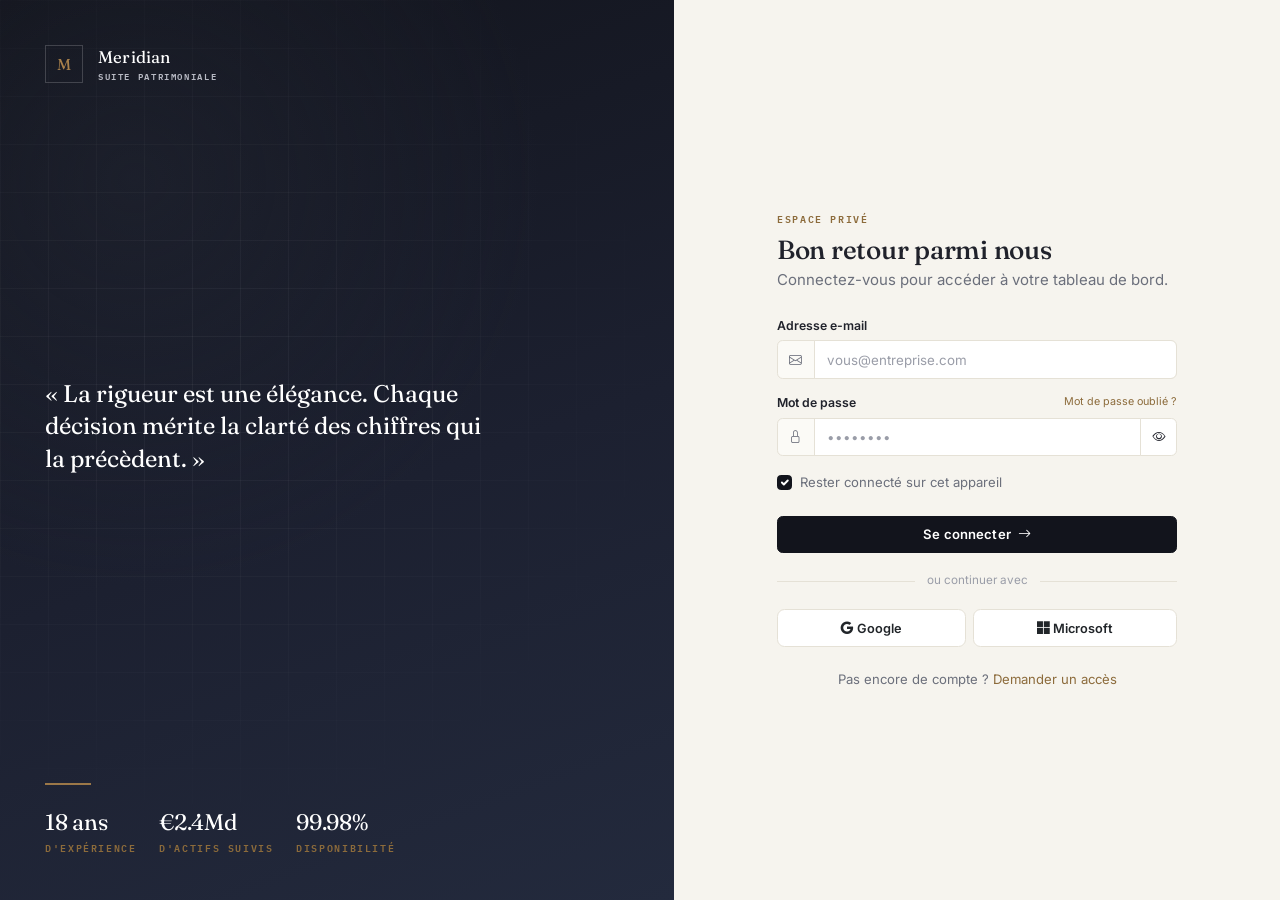
<file: template/index.html>
<!DOCTYPE html>
<html lang="fr">
<head>
<meta charset="UTF-8">
<meta http-equiv="refresh" content="0; url=login.html">
<title>Redirection…</title>
</head>
<body>
<p>Redirection vers <a href="login.html">la page de connexion</a>…</p>
</body>
</html>
</file>
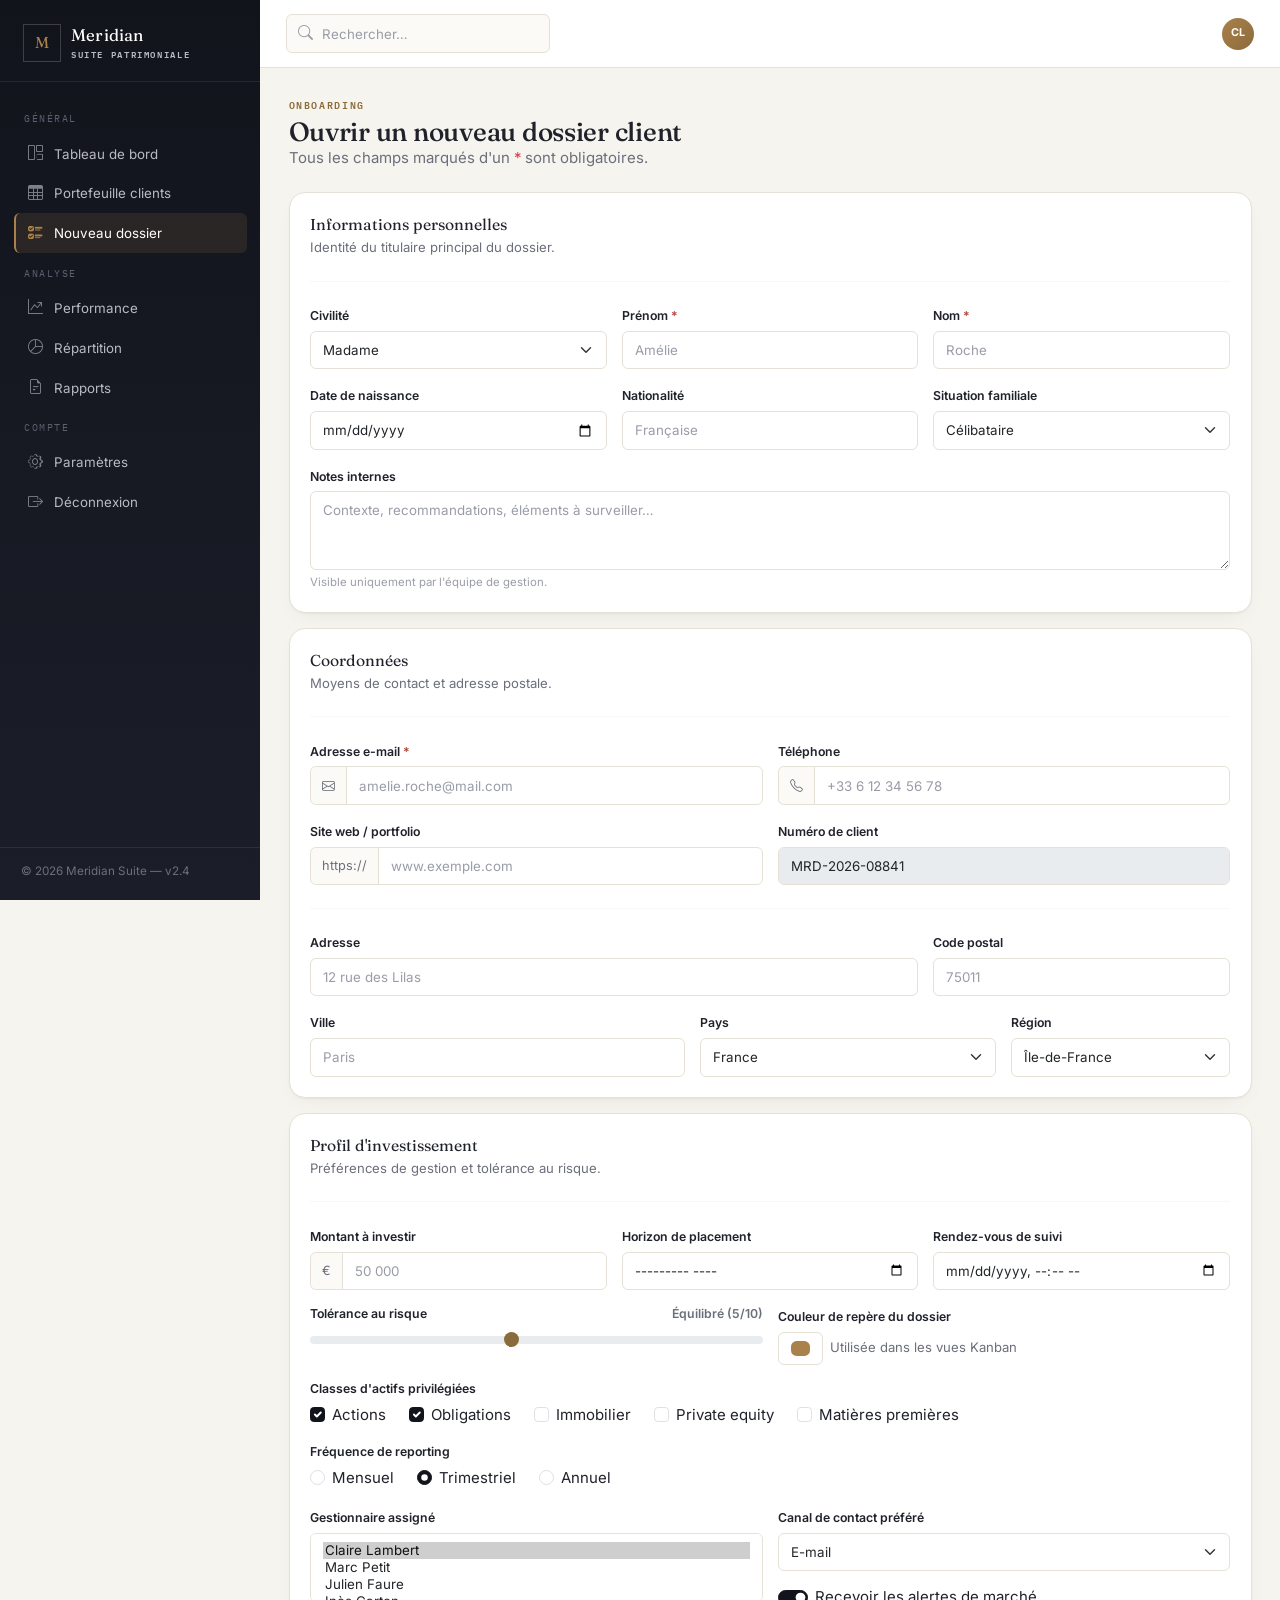
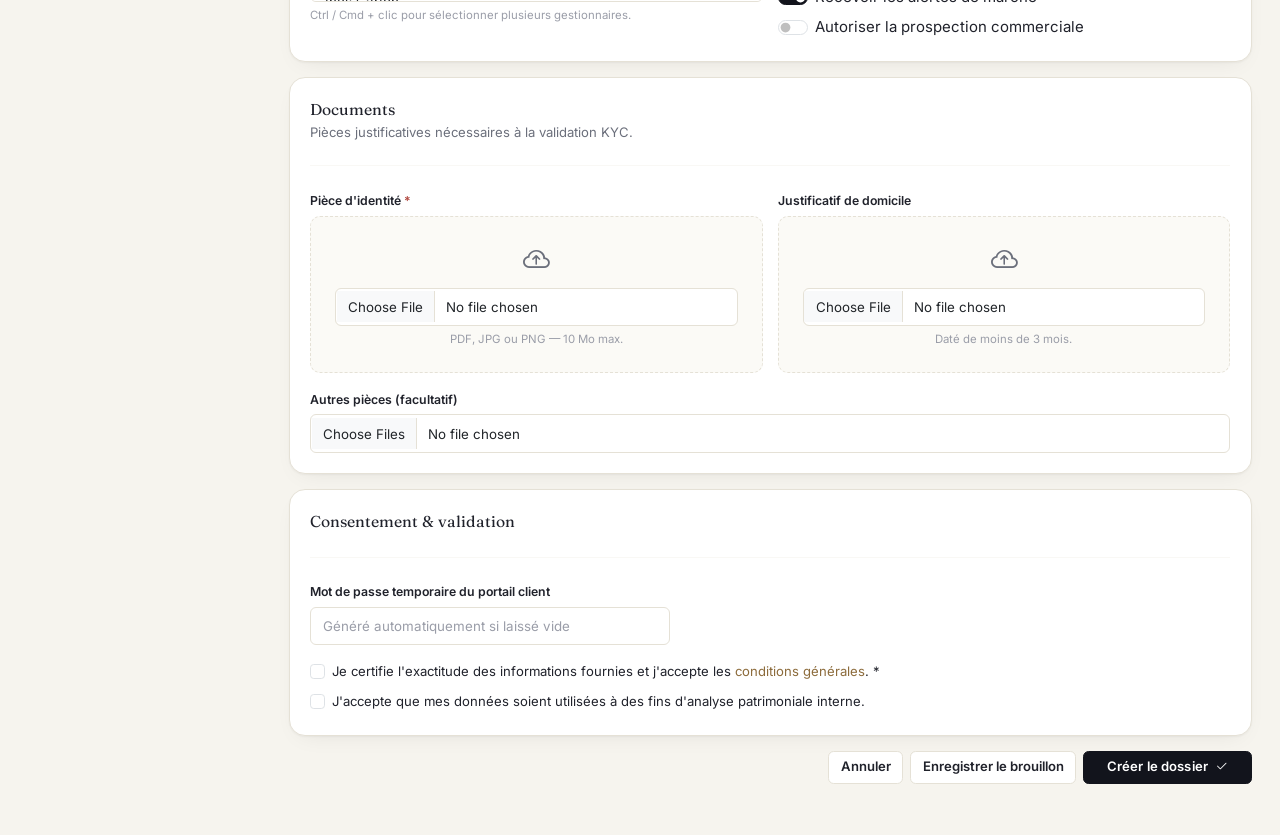
<file: template/formulaire.html>
<!DOCTYPE html>
<html lang="fr">
<head>
<meta charset="UTF-8">
<meta name="viewport" content="width=device-width, initial-scale=1.0">
<title>Nouveau dossier — Meridian</title>
<link rel="preconnect" href="https://fonts.googleapis.com">
<link href="https://fonts.googleapis.com/css2?family=Fraunces:opsz,wght@9..144,400;9..144,500;9..144,600&family=Inter:wght@400;500;600;700&family=IBM+Plex+Mono:wght@500;600&display=swap" rel="stylesheet">
<link href="https://cdn.jsdelivr.net/npm/bootstrap@5.3.3/dist/css/bootstrap.min.css" rel="stylesheet">
<link href="https://cdn.jsdelivr.net/npm/bootstrap-icons@1.11.3/font/bootstrap-icons.css" rel="stylesheet">
<link href="assets/css/style.css" rel="stylesheet">
</head>
<body>

<div class="app-shell">

  <!-- ================= SIDEBAR ================= -->
  <aside class="sidebar" id="sidebar">
    <div class="sidebar-brand">
      <div class="brand-mark">M</div>
      <div class="brand-word">Meridian<small>Suite Patrimoniale</small></div>
    </div>
    <nav class="sidebar-nav">
      <div class="nav-section-label">Général</div>
      <a href="dashboard.html" class="nav-link"><i class="bi bi-grid-1x2"></i> Tableau de bord</a>
      <a href="tableau.html" class="nav-link"><i class="bi bi-table"></i> Portefeuille clients</a>
      <a href="formulaire.html" class="nav-link active"><i class="bi bi-ui-checks"></i> Nouveau dossier</a>

      <div class="nav-section-label">Analyse</div>
      <a href="#" class="nav-link"><i class="bi bi-graph-up-arrow"></i> Performance</a>
      <a href="#" class="nav-link"><i class="bi bi-pie-chart"></i> Répartition</a>
      <a href="#" class="nav-link"><i class="bi bi-file-earmark-text"></i> Rapports</a>

      <div class="nav-section-label">Compte</div>
      <a href="#" class="nav-link"><i class="bi bi-gear"></i> Paramètres</a>
      <a href="login.html" class="nav-link"><i class="bi bi-box-arrow-right"></i> Déconnexion</a>
    </nav>
    <div class="sidebar-foot">© 2026 Meridian Suite — v2.4</div>
  </aside>

  <!-- ================= MAIN ================= -->
  <div class="main-col">

    <header class="topbar">
      <div class="d-flex align-items-center gap-3">
        <button class="btn btn-outline-accent d-lg-none" id="sidebarToggle"><i class="bi bi-list"></i></button>
        <div class="search-box d-none d-md-block">
          <i class="bi bi-search"></i>
          <input type="search" class="form-control" placeholder="Rechercher…">
        </div>
      </div>
      <div class="avatar-sm">CL</div>
    </header>

    <main class="main-content">

      <div class="mb-4">
        <div class="eyebrow mb-1">Onboarding</div>
        <h1 class="h3 font-display mb-0">Ouvrir un nouveau dossier client</h1>
        <p class="text-muted-soft mb-0">Tous les champs marqués d'un <span class="text-danger">*</span> sont obligatoires.</p>
      </div>

      <form novalidate>
        <div class="row g-3">

          <!-- ============ Informations personnelles ============ -->
          <div class="col-12">
            <div class="card-chic">
              <div class="card-body-chic">
                <div class="form-section-title">Informations personnelles</div>
                <div class="text-muted-soft small mb-3">Identité du titulaire principal du dossier.</div>
                <hr class="rule">

                <div class="row g-3">
                  <div class="col-md-4">
                    <label class="form-label">Civilité</label>
                    <select class="form-select">
                      <option>Madame</option>
                      <option>Monsieur</option>
                      <option>Non précisé</option>
                    </select>
                  </div>
                  <div class="col-md-4">
                    <label class="form-label">Prénom <span class="req">*</span></label>
                    <input type="text" class="form-control" placeholder="Amélie" required>
                  </div>
                  <div class="col-md-4">
                    <label class="form-label">Nom <span class="req">*</span></label>
                    <input type="text" class="form-control" placeholder="Roche" required>
                  </div>

                  <div class="col-md-4">
                    <label class="form-label">Date de naissance</label>
                    <input type="date" class="form-control">
                  </div>
                  <div class="col-md-4">
                    <label class="form-label">Nationalité</label>
                    <input type="text" class="form-control" list="nationalites" placeholder="Française">
                    <datalist id="nationalites">
                      <option value="Française">
                      <option value="Belge">
                      <option value="Suisse">
                      <option value="Canadienne">
                      <option value="Luxembourgeoise">
                    </datalist>
                  </div>
                  <div class="col-md-4">
                    <label class="form-label">Situation familiale</label>
                    <select class="form-select">
                      <option>Célibataire</option>
                      <option>Marié(e) / Pacsé(e)</option>
                      <option>Divorcé(e)</option>
                      <option>Veuf / Veuve</option>
                    </select>
                  </div>

                  <div class="col-12">
                    <label class="form-label">Notes internes</label>
                    <textarea class="form-control" rows="3" placeholder="Contexte, recommandations, éléments à surveiller…"></textarea>
                    <div class="form-hint">Visible uniquement par l'équipe de gestion.</div>
                  </div>
                </div>
              </div>
            </div>
          </div>

          <!-- ============ Coordonnées ============ -->
          <div class="col-12">
            <div class="card-chic">
              <div class="card-body-chic">
                <div class="form-section-title">Coordonnées</div>
                <div class="text-muted-soft small mb-3">Moyens de contact et adresse postale.</div>
                <hr class="rule">

                <div class="row g-3">
                  <div class="col-md-6">
                    <label class="form-label">Adresse e-mail <span class="req">*</span></label>
                    <div class="input-group">
                      <span class="input-group-text"><i class="bi bi-envelope"></i></span>
                      <input type="email" class="form-control" placeholder="amelie.roche@mail.com" required>
                    </div>
                  </div>
                  <div class="col-md-6">
                    <label class="form-label">Téléphone</label>
                    <div class="input-group">
                      <span class="input-group-text"><i class="bi bi-telephone"></i></span>
                      <input type="tel" class="form-control" placeholder="+33 6 12 34 56 78">
                    </div>
                  </div>

                  <div class="col-md-6">
                    <label class="form-label">Site web / portfolio</label>
                    <div class="input-group">
                      <span class="input-group-text">https://</span>
                      <input type="url" class="form-control" placeholder="www.exemple.com">
                    </div>
                  </div>
                  <div class="col-md-6">
                    <label class="form-label">Numéro de client</label>
                    <input type="text" class="form-control" value="MRD-2026-08841" disabled>
                  </div>

                  <div class="col-12"><hr class="rule my-2"></div>

                  <div class="col-md-8">
                    <label class="form-label">Adresse</label>
                    <input type="text" class="form-control" placeholder="12 rue des Lilas">
                  </div>
                  <div class="col-md-4">
                    <label class="form-label">Code postal</label>
                    <input type="text" class="form-control" placeholder="75011" inputmode="numeric">
                  </div>
                  <div class="col-md-5">
                    <label class="form-label">Ville</label>
                    <input type="text" class="form-control" placeholder="Paris">
                  </div>
                  <div class="col-md-4">
                    <label class="form-label">Pays</label>
                    <select class="form-select">
                      <option>France</option>
                      <option>Belgique</option>
                      <option>Suisse</option>
                      <option>Luxembourg</option>
                      <option>Canada</option>
                    </select>
                  </div>
                  <div class="col-md-3">
                    <label class="form-label">Région</label>
                    <select class="form-select">
                      <option>Île-de-France</option>
                      <option>Auvergne-Rhône-Alpes</option>
                      <option>Occitanie</option>
                      <option>Nouvelle-Aquitaine</option>
                    </select>
                  </div>
                </div>
              </div>
            </div>
          </div>

          <!-- ============ Profil d'investissement ============ -->
          <div class="col-12">
            <div class="card-chic">
              <div class="card-body-chic">
                <div class="form-section-title">Profil d'investissement</div>
                <div class="text-muted-soft small mb-3">Préférences de gestion et tolérance au risque.</div>
                <hr class="rule">

                <div class="row g-3">
                  <div class="col-md-4">
                    <label class="form-label">Montant à investir</label>
                    <div class="input-group">
                      <span class="input-group-text">€</span>
                      <input type="number" class="form-control" placeholder="50 000" min="0" step="1000">
                    </div>
                  </div>
                  <div class="col-md-4">
                    <label class="form-label">Horizon de placement</label>
                    <input type="month" class="form-control">
                  </div>
                  <div class="col-md-4">
                    <label class="form-label">Rendez-vous de suivi</label>
                    <input type="datetime-local" class="form-control">
                  </div>

                  <div class="col-md-6">
                    <label class="form-label d-flex justify-content-between">
                      <span>Tolérance au risque</span>
                      <span class="font-mono text-muted-soft" id="riskValue">Équilibré (5/10)</span>
                    </label>
                    <input type="range" class="form-range" min="1" max="10" value="5" id="riskRange">
                  </div>
                  <div class="col-md-6">
                    <label class="form-label">Couleur de repère du dossier</label>
                    <div class="d-flex align-items-center gap-2">
                      <input type="color" class="form-control form-control-color" value="#A9814B" title="Choisir une couleur">
                      <span class="text-muted-soft small">Utilisée dans les vues Kanban</span>
                    </div>
                  </div>

                  <div class="col-12">
                    <label class="form-label d-block">Classes d'actifs privilégiées</label>
                    <div class="d-flex flex-wrap gap-4">
                      <div class="form-check">
                        <input class="form-check-input" type="checkbox" id="ck1" checked>
                        <label class="form-check-label" for="ck1">Actions</label>
                      </div>
                      <div class="form-check">
                        <input class="form-check-input" type="checkbox" id="ck2" checked>
                        <label class="form-check-label" for="ck2">Obligations</label>
                      </div>
                      <div class="form-check">
                        <input class="form-check-input" type="checkbox" id="ck3">
                        <label class="form-check-label" for="ck3">Immobilier</label>
                      </div>
                      <div class="form-check">
                        <input class="form-check-input" type="checkbox" id="ck4">
                        <label class="form-check-label" for="ck4">Private equity</label>
                      </div>
                      <div class="form-check">
                        <input class="form-check-input" type="checkbox" id="ck5">
                        <label class="form-check-label" for="ck5">Matières premières</label>
                      </div>
                    </div>
                  </div>

                  <div class="col-12">
                    <label class="form-label d-block">Fréquence de reporting</label>
                    <div class="d-flex flex-wrap gap-4">
                      <div class="form-check">
                        <input class="form-check-input" type="radio" name="reporting" id="rd1">
                        <label class="form-check-label" for="rd1">Mensuel</label>
                      </div>
                      <div class="form-check">
                        <input class="form-check-input" type="radio" name="reporting" id="rd2" checked>
                        <label class="form-check-label" for="rd2">Trimestriel</label>
                      </div>
                      <div class="form-check">
                        <input class="form-check-input" type="radio" name="reporting" id="rd3">
                        <label class="form-check-label" for="rd3">Annuel</label>
                      </div>
                    </div>
                  </div>

                  <div class="col-md-6">
                    <label class="form-label">Gestionnaire assigné</label>
                    <select class="form-select" multiple size="3">
                      <option selected>Claire Lambert</option>
                      <option>Marc Petit</option>
                      <option>Julien Faure</option>
                      <option>Inès Carton</option>
                    </select>
                    <div class="form-hint">Ctrl / Cmd + clic pour sélectionner plusieurs gestionnaires.</div>
                  </div>

                  <div class="col-md-6">
                    <label class="form-label">Canal de contact préféré</label>
                    <select class="form-select">
                      <option>E-mail</option>
                      <option>Téléphone</option>
                      <option>Courrier postal</option>
                      <option>Application mobile</option>
                    </select>

                    <div class="form-check form-switch mt-3">
                      <input class="form-check-input" type="checkbox" role="switch" id="switch1" checked>
                      <label class="form-check-label" for="switch1">Recevoir les alertes de marché</label>
                    </div>
                    <div class="form-check form-switch mt-2">
                      <input class="form-check-input" type="checkbox" role="switch" id="switch2">
                      <label class="form-check-label" for="switch2">Autoriser la prospection commerciale</label>
                    </div>
                  </div>
                </div>
              </div>
            </div>
          </div>

          <!-- ============ Documents ============ -->
          <div class="col-12">
            <div class="card-chic">
              <div class="card-body-chic">
                <div class="form-section-title">Documents</div>
                <div class="text-muted-soft small mb-3">Pièces justificatives nécessaires à la validation KYC.</div>
                <hr class="rule">

                <div class="row g-3">
                  <div class="col-md-6">
                    <label class="form-label">Pièce d'identité <span class="req">*</span></label>
                    <div class="file-drop">
                      <i class="bi bi-cloud-arrow-up fs-3 d-block mb-2"></i>
                      <input type="file" class="form-control" accept=".pdf,.jpg,.png">
                      <div class="form-hint mb-0">PDF, JPG ou PNG — 10 Mo max.</div>
                    </div>
                  </div>
                  <div class="col-md-6">
                    <label class="form-label">Justificatif de domicile</label>
                    <div class="file-drop">
                      <i class="bi bi-cloud-arrow-up fs-3 d-block mb-2"></i>
                      <input type="file" class="form-control" accept=".pdf,.jpg,.png">
                      <div class="form-hint mb-0">Daté de moins de 3 mois.</div>
                    </div>
                  </div>
                  <div class="col-12">
                    <label class="form-label">Autres pièces (facultatif)</label>
                    <input type="file" class="form-control" multiple>
                  </div>
                </div>
              </div>
            </div>
          </div>

          <!-- ============ Consentement ============ -->
          <div class="col-12">
            <div class="card-chic">
              <div class="card-body-chic">
                <div class="form-section-title">Consentement &amp; validation</div>
                <hr class="rule">

                <div class="mb-3">
                  <label class="form-label">Mot de passe temporaire du portail client</label>
                  <input type="password" class="form-control" placeholder="Généré automatiquement si laissé vide" style="max-width:360px;">
                </div>

                <div class="form-check mb-2">
                  <input class="form-check-input" type="checkbox" id="consent1" required>
                  <label class="form-check-label small" for="consent1">
                    Je certifie l'exactitude des informations fournies et j'accepte les <a href="#">conditions générales</a>. <span class="req">*</span>
                  </label>
                </div>
                <div class="form-check">
                  <input class="form-check-input" type="checkbox" id="consent2">
                  <label class="form-check-label small" for="consent2">
                    J'accepte que mes données soient utilisées à des fins d'analyse patrimoniale interne.
                  </label>
                </div>
              </div>
            </div>
          </div>

          <div class="col-12 d-flex justify-content-end gap-2 pb-4">
            <button type="reset" class="btn btn-outline-accent">Annuler</button>
            <button type="button" class="btn btn-outline-accent">Enregistrer le brouillon</button>
            <button type="submit" class="btn btn-accent px-4">Créer le dossier <i class="bi bi-check2 ms-1"></i></button>
          </div>

        </div>
      </form>

    </main>
  </div>
</div>

<script src="https://cdn.jsdelivr.net/npm/bootstrap@5.3.3/dist/js/bootstrap.bundle.min.js"></script>
<script>
  document.getElementById('sidebarToggle')?.addEventListener('click', () => {
    document.getElementById('sidebar').classList.toggle('show');
  });

  const riskLabels = {1:'Très prudent',2:'Prudent',3:'Prudent',4:'Modéré',5:'Équilibré',6:'Équilibré',7:'Dynamique',8:'Dynamique',9:'Offensif',10:'Très offensif'};
  const riskRange = document.getElementById('riskRange');
  const riskValue = document.getElementById('riskValue');
  riskRange.addEventListener('input', () => {
    riskValue.textContent = `${riskLabels[riskRange.value]} (${riskRange.value}/10)`;
  });

  document.querySelector('form').addEventListener('submit', function (e) {
    e.preventDefault();
    if (!this.checkValidity()) { this.reportValidity(); return; }
    alert('Dossier créé avec succès (démo statique).');
  });
</script>
</body>
</html>
</file>
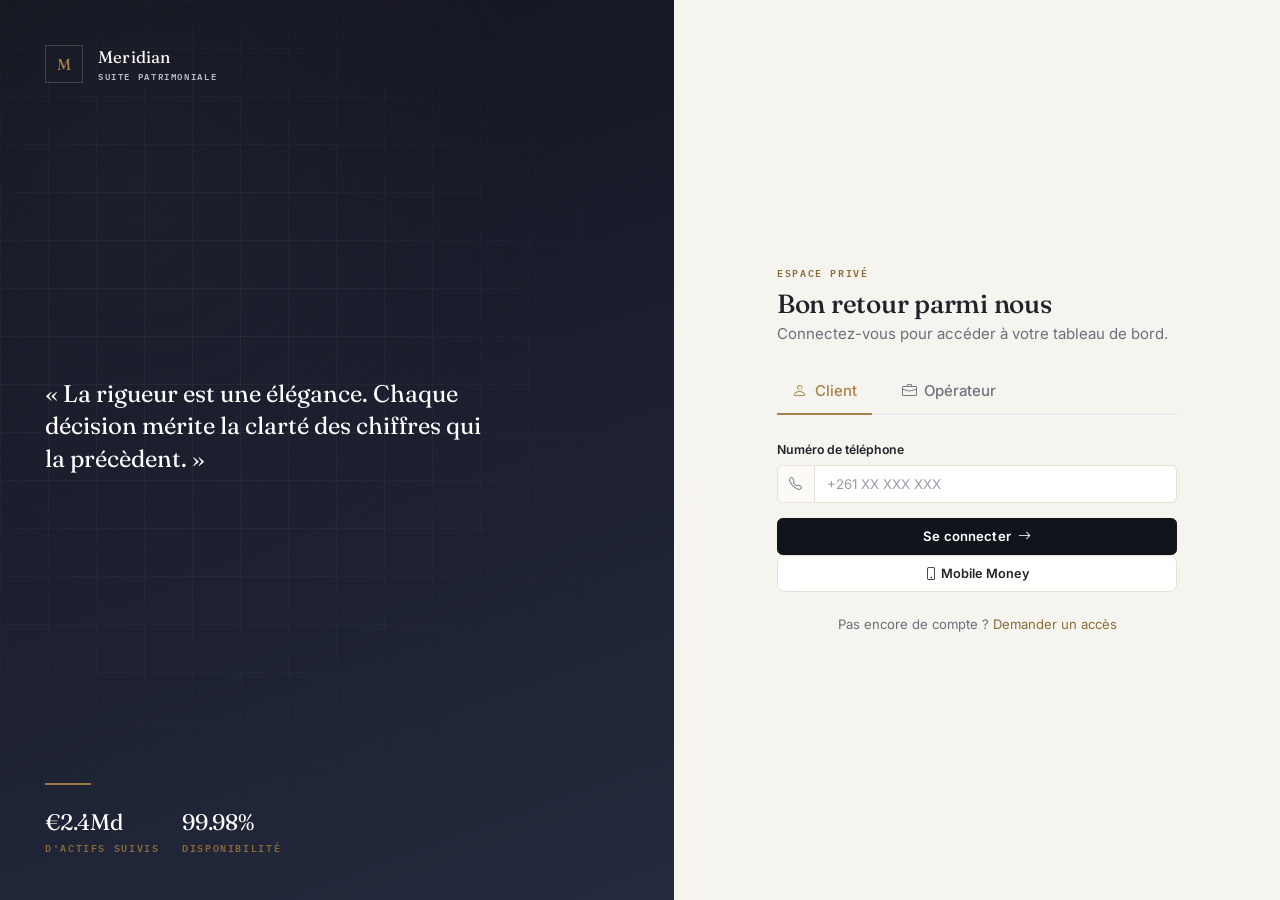
<file: template/login(1).html>
<!DOCTYPE html>
<html lang="fr">
<head>
<meta charset="UTF-8">
<meta name="viewport" content="width=device-width, initial-scale=1.0">
<title>Connexion — Meridian</title>
<link rel="preconnect" href="https://fonts.googleapis.com">
<link href="https://fonts.googleapis.com/css2?family=Fraunces:opsz,wght@9..144,400;9..144,500;9..144,600&family=Inter:wght@400;500;600;700&family=IBM+Plex+Mono:wght@500;600&display=swap" rel="stylesheet">
<link href="https://cdn.jsdelivr.net/npm/bootstrap@5.3.3/dist/css/bootstrap.min.css" rel="stylesheet">
<link href="https://cdn.jsdelivr.net/npm/bootstrap-icons@1.11.3/font/bootstrap-icons.css" rel="stylesheet">
<link href="assets/css/style.css" rel="stylesheet">
<style>
  .tab-buttons {
    display: flex;
    gap: 1rem;
    margin-bottom: 1.5rem;
    border-bottom: 2px solid #e9ecef;
  }

  .tab-button {
    background: none;
    border: none;
    padding: 0.75rem 1rem;
    font-size: 1rem;
    font-weight: 500;
    color: #6c757d;
    cursor: pointer;
    position: relative;
    transition: color 0.3s ease;
  }

  .tab-button.active {
    color: var(--color-accent, #8C6B3B);
  }

  .tab-button.active::after {
    content: '';
    position: absolute;
    bottom: -2px;
    left: 0;
    right: 0;
    height: 2px;
    background: var(--color-accent, #8C6B3B);
  }

  .tab-button:hover {
    color: var(--color-accent, #8C6B3B);
  }

  .form-section {
    display: none;
  }

  .form-section.active {
    display: block;
  }
</style>
</head>
<body>

<div class="auth-shell">

  <!-- Visual side -->
  <div class="auth-visual">
    <div class="d-flex align-items-center gap-3">
      <div class="brand-mark">M</div>
      <div class="brand-word">Meridian<small>Suite Patrimoniale</small></div>
    </div>

    <div class="quote">
      « La rigueur est une élégance. Chaque décision mérite la clarté des chiffres qui la précèdent. »
    </div>

    <div>
      <hr class="rule-brass" style="background:var(--color-accent); opacity:.9;">
      <div class="d-flex gap-4">
        <div>
          <div class="font-display fs-4">€2.4Md</div>
          <div class="eyebrow" style="color:#8C6B3B;">d'actifs suivis</div>
        </div>
        <div>
          <div class="font-display fs-4">99.98%</div>
          <div class="eyebrow" style="color:#8C6B3B;">disponibilité</div>
        </div>
      </div>
    </div>
  </div>

  <!-- Form side -->
  <div class="auth-form-col">
    <div class="auth-card">

      <div class="mb-4 d-lg-none d-flex align-items-center gap-2">
        <div class="brand-mark dark">M</div>
        <div class="brand-word dark">Meridian</div>
      </div>

      <div class="eyebrow mb-2">Espace privé</div>
      <h1 class="h3 font-display mb-1">Bon retour parmi nous</h1>
      <p class="text-muted-soft mb-4">Connectez-vous pour accéder à votre tableau de bord.</p>

      <!-- Tab Buttons -->
      <div class="tab-buttons">
        <button type="button" class="tab-button active" data-tab="client">
          <i class="bi bi-person me-2"></i>Client
        </button>
        <button type="button" class="tab-button" data-tab="operateur">
          <i class="bi bi-briefcase me-2"></i>Opérateur
        </button>
      </div>

      <!-- CLIENT FORM -->
      <form class="form-section active" id="clientForm" novalidate>
        <div class="mb-3">
          <label for="phone" class="form-label">Numéro de téléphone</label>
          <div class="input-group">
            <span class="input-group-text"><i class="bi bi-telephone"></i></span>
            <input type="tel" class="form-control" id="phone" placeholder="+261 XX XXX XXX" required>
          </div>
        </div>

        <button type="submit" class="btn btn-accent w-100 py-2">
          Se connecter <i class="bi bi-arrow-right ms-1"></i>
        </button>
      </form>

      <!-- OPERATEUR FORM -->
      <form class="form-section" id="operateurForm" novalidate>
        <button type="submit" class="btn btn-accent w-100 py-2 mb-3">
          Se connecter <i class="bi bi-arrow-right ms-1"></i>
        </button>
      </form>

      <div class="divider-text" id="divider" style="display: none;">ou continuer avec</div>

      <div class="d-flex gap-2" id="socialButtons" style="display: none;">
        <button class="btn btn-social flex-fill rounded-3"><i class="bi bi-phone"></i> Mobile Money</button>
      </div>

      <p class="text-center text-muted-soft small mt-4 mb-0">
        Pas encore de compte ? <a href="#">Demander un accès</a>
      </p>
    </div>
  </div>
</div>

<script src="https://cdn.jsdelivr.net/npm/bootstrap@5.3.3/dist/js/bootstrap.bundle.min.js"></script>
<script>
  // Tab switching
  const tabButtons = document.querySelectorAll('.tab-button');
  const formSections = document.querySelectorAll('.form-section');
  const divider = document.getElementById('divider');
  const socialButtons = document.getElementById('socialButtons');

  tabButtons.forEach(button => {
    button.addEventListener('click', function() {
      const tabName = this.getAttribute('data-tab');
      
      // Remove active class from all buttons and forms
      tabButtons.forEach(btn => btn.classList.remove('active'));
      formSections.forEach(form => form.classList.remove('active'));
      
      // Add active class to clicked button and corresponding form
      this.classList.add('active');
      document.getElementById(tabName + 'Form').classList.add('active');
      
      // Show/hide social buttons based on tab
      if (tabName === 'client') {
        divider.style.display = 'none';
        socialButtons.style.display = 'none';
      } else {
        divider.style.display = 'block';
        socialButtons.style.display = 'flex';
      }
    });
  });

  // Password visibility toggle for operateur form
  document.querySelectorAll('.togglePwd').forEach(button => {
    button.addEventListener('click', function() {
      const targetId = this.getAttribute('data-target');
      const pwd = document.getElementById(targetId);
      const icon = this.querySelector('i');
      const show = pwd.type === 'password';
      pwd.type = show ? 'text' : 'password';
      icon.className = show ? 'bi bi-eye-slash' : 'bi bi-eye';
    });
  });

  // Form submissions
  document.getElementById('clientForm').addEventListener('submit', function(e) {
    e.preventDefault();
    const phone = document.getElementById('phone').value;
    if (phone.trim()) {
      console.log('Connexion Client avec:', phone);
      window.location.href = 'dashboard.html';
    }
  });

  document.getElementById('operateurForm').addEventListener('submit', function(e) {
    e.preventDefault();
    console.log('Connexion Opérateur');
    window.location.href = 'dashboard.html';
  });
</script>
</body>
</html>
</file>
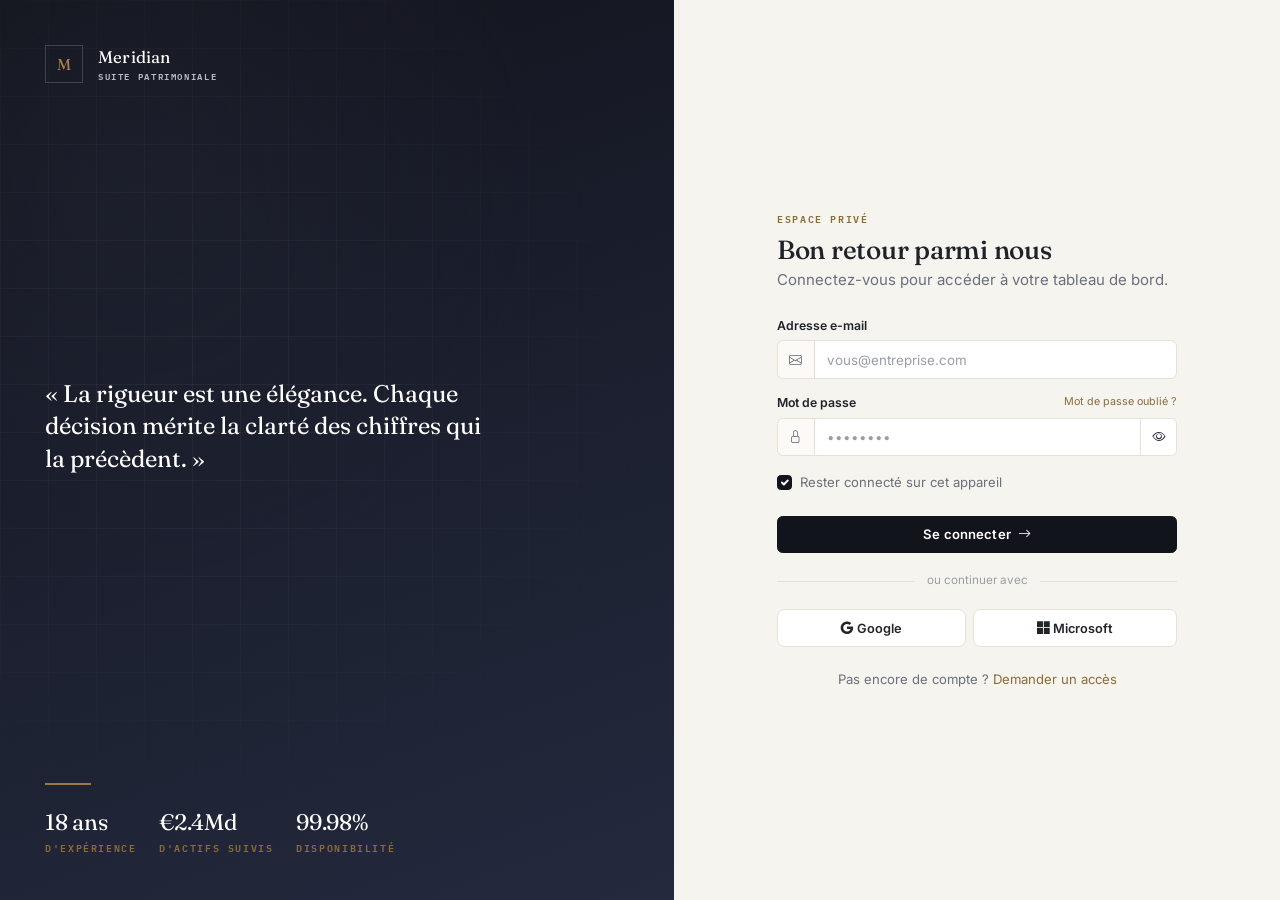
<file: template/login.html>
<!DOCTYPE html>
<html lang="fr">
<head>
<meta charset="UTF-8">
<meta name="viewport" content="width=device-width, initial-scale=1.0">
<title>Connexion — Meridian</title>
<link rel="preconnect" href="https://fonts.googleapis.com">
<link href="https://fonts.googleapis.com/css2?family=Fraunces:opsz,wght@9..144,400;9..144,500;9..144,600&family=Inter:wght@400;500;600;700&family=IBM+Plex+Mono:wght@500;600&display=swap" rel="stylesheet">
<link href="https://cdn.jsdelivr.net/npm/bootstrap@5.3.3/dist/css/bootstrap.min.css" rel="stylesheet">
<link href="https://cdn.jsdelivr.net/npm/bootstrap-icons@1.11.3/font/bootstrap-icons.css" rel="stylesheet">
<link href="assets/css/style.css" rel="stylesheet">
</head>
<body>

<div class="auth-shell">

  <!-- Visual side -->
  <div class="auth-visual">
    <div class="d-flex align-items-center gap-3">
      <div class="brand-mark">M</div>
      <div class="brand-word">Meridian<small>Suite Patrimoniale</small></div>
    </div>

    <div class="quote">
      « La rigueur est une élégance. Chaque décision mérite la clarté des chiffres qui la précèdent. »
    </div>

    <div>
      <hr class="rule-brass" style="background:var(--color-accent); opacity:.9;">
      <div class="d-flex gap-4">
        <div>
          <div class="font-display fs-4">18 ans</div>
          <div class="eyebrow" style="color:#8C6B3B;">d'expérience</div>
        </div>
        <div>
          <div class="font-display fs-4">€2.4Md</div>
          <div class="eyebrow" style="color:#8C6B3B;">d'actifs suivis</div>
        </div>
        <div>
          <div class="font-display fs-4">99.98%</div>
          <div class="eyebrow" style="color:#8C6B3B;">disponibilité</div>
        </div>
      </div>
    </div>
  </div>

  <!-- Form side -->
  <div class="auth-form-col">
    <div class="auth-card">

      <div class="mb-4 d-lg-none d-flex align-items-center gap-2">
        <div class="brand-mark dark">M</div>
        <div class="brand-word dark">Meridian</div>
      </div>

      <div class="eyebrow mb-2">Espace privé</div>
      <h1 class="h3 font-display mb-1">Bon retour parmi nous</h1>
      <p class="text-muted-soft mb-4">Connectez-vous pour accéder à votre tableau de bord.</p>

      <form novalidate>
        <div class="mb-3">
          <label for="email" class="form-label">Adresse e-mail</label>
          <div class="input-group">
            <span class="input-group-text"><i class="bi bi-envelope"></i></span>
            <input type="email" class="form-control" id="email" placeholder="vous@entreprise.com" required>
          </div>
        </div>

        <div class="mb-2">
          <label for="password" class="form-label d-flex justify-content-between">
            <span>Mot de passe</span>
            <a href="#" class="fw-normal small">Mot de passe oublié ?</a>
          </label>
          <div class="input-group">
            <span class="input-group-text"><i class="bi bi-lock"></i></span>
            <input type="password" class="form-control" id="password" placeholder="••••••••" required>
            <button class="btn btn-outline-accent" type="button" id="togglePwd" aria-label="Afficher le mot de passe">
              <i class="bi bi-eye"></i>
            </button>
          </div>
        </div>

        <div class="form-check mb-4 mt-3">
          <input class="form-check-input" type="checkbox" id="remember" checked>
          <label class="form-check-label small text-muted-soft" for="remember">
            Rester connecté sur cet appareil
          </label>
        </div>

        <button type="submit" class="btn btn-accent w-100 py-2">
          Se connecter <i class="bi bi-arrow-right ms-1"></i>
        </button>
      </form>

      <div class="divider-text">ou continuer avec</div>

      <div class="d-flex gap-2">
        <button class="btn btn-social flex-fill rounded-3"><i class="bi bi-google"></i> Google</button>
        <button class="btn btn-social flex-fill rounded-3"><i class="bi bi-microsoft"></i> Microsoft</button>
      </div>

      <p class="text-center text-muted-soft small mt-4 mb-0">
        Pas encore de compte ? <a href="#">Demander un accès</a>
      </p>
    </div>
  </div>
</div>

<script src="https://cdn.jsdelivr.net/npm/bootstrap@5.3.3/dist/js/bootstrap.bundle.min.js"></script>
<script>
  document.getElementById('togglePwd').addEventListener('click', function () {
    const pwd = document.getElementById('password');
    const icon = this.querySelector('i');
    const show = pwd.type === 'password';
    pwd.type = show ? 'text' : 'password';
    icon.className = show ? 'bi bi-eye-slash' : 'bi bi-eye';
  });

  document.querySelector('form').addEventListener('submit', function (e) {
    e.preventDefault();
    window.location.href = 'dashboard.html';
  });
</script>
</body>
</html>
</file>
<file: template/assets/css/style.css>
/* ==========================================================================
   MERIDIAN — Professional & Chic Bootstrap Admin Template
   Design tokens
   ========================================================================== */

:root {
  --color-bg:            #F6F4EE;
  --color-surface:       #FFFFFF;
  --color-surface-alt:   #FBFAF6;
  --color-sidebar:       #12141C;
  --color-sidebar-alt:   #1B1E29;
  --color-sidebar-text:  #B8BAC4;
  --color-sidebar-text-active: #FFFFFF;

  --color-accent:        #A9814B;
  --color-accent-dark:   #8C6B3B;
  --color-accent-soft:   #EFE4CD;
  --color-accent-soft-2: #F7F0E1;

  --color-text:          #20222B;
  --color-text-muted:    #6B6F7B;
  --color-text-faint:    #9A9DA8;

  --color-border:        #E5E1D6;
  --color-border-soft:   #EFECE2;

  --color-success:       #3F7A5D;
  --color-success-soft:  #E4EFE9;
  --color-danger:        #B0473F;
  --color-danger-soft:   #F7E7E5;
  --color-info:          #45607C;
  --color-info-soft:     #E7EDF2;
  --color-warning:       #B08A2E;
  --color-warning-soft:  #F5EEDC;

  --font-display: "Fraunces", "Georgia", serif;
  --font-body: "Inter", -apple-system, BlinkMacSystemFont, "Segoe UI", sans-serif;
  --font-mono: "IBM Plex Mono", "SFMono-Regular", Menlo, monospace;

  --radius-sm: 6px;
  --radius-md: 10px;
  --radius-lg: 16px;

  --shadow-card: 0 1px 2px rgba(18,20,28,.04), 0 8px 24px -12px rgba(18,20,28,.10);
  --shadow-card-hover: 0 4px 10px rgba(18,20,28,.06), 0 16px 32px -12px rgba(18,20,28,.14);
  --shadow-pop: 0 20px 60px -12px rgba(18,20,28,.35);
}

* { box-sizing: border-box; }

html, body {
  background: var(--color-bg);
  color: var(--color-text);
  font-family: var(--font-body);
  font-size: 15px;
  -webkit-font-smoothing: antialiased;
}

h1, h2, h3, h4, .font-display {
  font-family: var(--font-display);
  letter-spacing: -.01em;
}

.eyebrow {
  font-family: var(--font-mono);
  font-size: .68rem;
  letter-spacing: .16em;
  text-transform: uppercase;
  color: var(--color-accent-dark);
  font-weight: 600;
}

.text-muted-soft { color: var(--color-text-muted); }
.text-faint { color: var(--color-text-faint); }

a { color: var(--color-accent-dark); text-decoration: none; }
a:hover { color: var(--color-accent); }

hr.rule {
  border: 0;
  border-top: 1px solid var(--color-border);
  margin: 1.5rem 0;
}

hr.rule-brass {
  border: 0;
  height: 2px;
  width: 46px;
  background: var(--color-accent);
  margin: .9rem 0 1.4rem;
}

/* ---------- Monogram / logo mark ---------- */
.brand-mark {
  width: 38px;
  height: 38px;
  border: 1px solid rgba(255,255,255,.18);
  display: flex;
  align-items: center;
  justify-content: center;
  font-family: var(--font-display);
  font-size: 1.05rem;
  color: var(--color-accent);
  flex-shrink: 0;
}
.brand-mark.dark {
  border-color: var(--color-border);
  color: var(--color-accent-dark);
}
.brand-word {
  font-family: var(--font-display);
  font-size: 1.12rem;
  letter-spacing: .01em;
  color: #fff;
}
.brand-word.dark { color: var(--color-text); }
.brand-word small {
  display: block;
  font-family: var(--font-mono);
  font-size: .6rem;
  letter-spacing: .18em;
  color: var(--color-sidebar-text);
  font-weight: 600;
  text-transform: uppercase;
}
.brand-word.dark small { color: var(--color-text-faint); }

/* ---------- Layout shell ---------- */
.app-shell { display: flex; min-height: 100vh; }

.sidebar {
  width: 260px;
  flex-shrink: 0;
  background: linear-gradient(180deg, var(--color-sidebar) 0%, var(--color-sidebar-alt) 100%);
  color: var(--color-sidebar-text);
  display: flex;
  flex-direction: column;
  position: sticky;
  top: 0;
  height: 100vh;
}

.sidebar-brand {
  display: flex;
  align-items: center;
  gap: .7rem;
  padding: 1.55rem 1.5rem 1.3rem;
  border-bottom: 1px solid rgba(255,255,255,.08);
}

.sidebar-nav { padding: 1.1rem .9rem; flex: 1; overflow-y: auto; }
.sidebar-nav .nav-section-label {
  font-family: var(--font-mono);
  font-size: .64rem;
  letter-spacing: .16em;
  text-transform: uppercase;
  color: #5D6070;
  padding: .9rem .7rem .45rem;
}
.sidebar-nav .nav-link {
  color: var(--color-sidebar-text);
  border-radius: var(--radius-sm);
  padding: .58rem .7rem;
  font-size: .89rem;
  display: flex;
  align-items: center;
  gap: .65rem;
  border-left: 2px solid transparent;
  transition: background .15s ease, color .15s ease;
}
.sidebar-nav .nav-link i { font-size: 1rem; width: 18px; text-align: center; color: #7C7F8C; }
.sidebar-nav .nav-link:hover { background: rgba(255,255,255,.05); color: #fff; }
.sidebar-nav .nav-link.active {
  background: rgba(169,129,75,.14);
  color: #fff;
  border-left-color: var(--color-accent);
}
.sidebar-nav .nav-link.active i { color: var(--color-accent); }

.sidebar-foot {
  padding: 1rem 1.4rem 1.3rem;
  border-top: 1px solid rgba(255,255,255,.08);
  font-size: .78rem;
  color: #6C6F7C;
}

.main-col { flex: 1; min-width: 0; display: flex; flex-direction: column; }

.topbar {
  background: var(--color-surface);
  border-bottom: 1px solid var(--color-border);
  padding: .95rem 1.75rem;
  display: flex;
  align-items: center;
  justify-content: space-between;
  gap: 1rem;
  position: sticky;
  top: 0;
  z-index: 10;
}

.topbar .search-box {
  position: relative;
  max-width: 340px;
  width: 100%;
}
.topbar .search-box input {
  padding-left: 2.3rem;
  background: var(--color-surface-alt);
  border-color: var(--color-border);
}
.topbar .search-box i {
  position: absolute;
  left: .8rem;
  top: 50%;
  transform: translateY(-50%);
  color: var(--color-text-faint);
}

.main-content { padding: 1.9rem; flex: 1; }

/* ---------- Cards ---------- */
.card-chic {
  background: var(--color-surface);
  border: 1px solid var(--color-border);
  border-radius: var(--radius-lg);
  box-shadow: var(--shadow-card);
  transition: box-shadow .2s ease, transform .2s ease;
}
.card-chic:hover { box-shadow: var(--shadow-card-hover); }
.card-chic .card-header-chic {
  padding: 1.1rem 1.35rem;
  border-bottom: 1px solid var(--color-border-soft);
  display: flex;
  align-items: center;
  justify-content: space-between;
}
.card-chic .card-body-chic { padding: 1.35rem; }

/* KPI stat card */
.stat-card { padding: 1.35rem 1.4rem; }
.stat-card .stat-icon {
  width: 40px; height: 40px;
  border-radius: var(--radius-sm);
  display: flex; align-items: center; justify-content: center;
  background: var(--color-accent-soft-2);
  color: var(--color-accent-dark);
  font-size: 1.05rem;
}
.stat-card .stat-value {
  font-family: var(--font-display);
  font-size: 1.85rem;
  line-height: 1.1;
}
.stat-delta { font-family: var(--font-mono); font-size: .76rem; font-weight: 600; }
.stat-delta.up { color: var(--color-success); }
.stat-delta.down { color: var(--color-danger); }

/* ---------- Badges (soft) ---------- */
.badge-soft { font-weight: 600; font-size: .72rem; padding: .38em .65em; border-radius: 999px; }
.badge-soft.success { background: var(--color-success-soft); color: var(--color-success); }
.badge-soft.danger  { background: var(--color-danger-soft); color: var(--color-danger); }
.badge-soft.info    { background: var(--color-info-soft); color: var(--color-info); }
.badge-soft.warning { background: var(--color-warning-soft); color: var(--color-warning); }
.badge-soft.accent  { background: var(--color-accent-soft); color: var(--color-accent-dark); }

/* ---------- Buttons ---------- */
.btn-accent {
  background: var(--color-sidebar);
  border: 1px solid var(--color-sidebar);
  color: #fff;
  font-weight: 600;
  font-size: .875rem;
  letter-spacing: .01em;
}
.btn-accent:hover { background: #1f2230; border-color: #1f2230; color: #fff; }
.btn-accent:focus { box-shadow: 0 0 0 3px rgba(169,129,75,.35); }

.btn-outline-accent {
  border: 1px solid var(--color-border);
  color: var(--color-text);
  background: #fff;
  font-weight: 600;
  font-size: .875rem;
}
.btn-outline-accent:hover { border-color: var(--color-accent); color: var(--color-accent-dark); background: var(--color-accent-soft-2); }

/* ---------- Tables ---------- */
.table-chic { margin-bottom: 0; }
.table-chic thead th {
  font-family: var(--font-mono);
  font-size: .68rem;
  letter-spacing: .1em;
  text-transform: uppercase;
  color: var(--color-text-muted);
  border-bottom: 1px solid var(--color-border);
  background: var(--color-surface-alt);
  font-weight: 600;
  padding: .85rem 1rem;
  white-space: nowrap;
}
.table-chic tbody td {
  padding: .85rem 1rem;
  vertical-align: middle;
  border-bottom: 1px solid var(--color-border-soft);
  font-size: .885rem;
}
.table-chic tbody tr:hover { background: var(--color-surface-alt); }
.table-chic tbody tr:last-child td { border-bottom: none; }

.avatar-sm {
  width: 32px; height: 32px; border-radius: 50%;
  display: flex; align-items: center; justify-content: center;
  font-size: .72rem; font-weight: 700; color: #fff;
  background: linear-gradient(135deg, var(--color-accent), var(--color-accent-dark));
}

/* ---------- Forms ---------- */
.form-label {
  font-size: .82rem;
  font-weight: 600;
  color: var(--color-text);
  margin-bottom: .35rem;
}
.form-label .req { color: var(--color-danger); }
.form-hint { font-size: .76rem; color: var(--color-text-faint); margin-top: .3rem; }

.form-control, .form-select {
  border-color: var(--color-border);
  padding: .55rem .8rem;
  font-size: .89rem;
  border-radius: var(--radius-sm);
}
.form-control:focus, .form-select:focus {
  border-color: var(--color-accent);
  box-shadow: 0 0 0 3px rgba(169,129,75,.16);
}
.form-control::placeholder { color: var(--color-text-faint); }

.form-section-title {
  font-family: var(--font-display);
  font-size: 1.05rem;
  margin-bottom: .1rem;
}

.form-check-input:checked {
  background-color: var(--color-sidebar);
  border-color: var(--color-sidebar);
}
.form-check-input:focus { box-shadow: 0 0 0 3px rgba(169,129,75,.16); }

.form-range::-webkit-slider-thumb { background: var(--color-accent-dark); }
.form-range::-moz-range-thumb { background: var(--color-accent-dark); }

.input-group-text {
  background: var(--color-surface-alt);
  border-color: var(--color-border);
  color: var(--color-text-muted);
  font-size: .85rem;
}

/* Custom-styled file drop */
.file-drop {
  border: 1.5px dashed var(--color-border);
  border-radius: var(--radius-md);
  padding: 1.6rem;
  text-align: center;
  background: var(--color-surface-alt);
  color: var(--color-text-muted);
  transition: border-color .15s ease, background .15s ease;
}
.file-drop:hover { border-color: var(--color-accent); background: var(--color-accent-soft-2); }

/* ---------- Login page ---------- */
.auth-shell { min-height: 100vh; display: flex; }
.auth-visual {
  flex: 1.1;
  background: radial-gradient(circle at 20% 20%, #22263380 0, transparent 45%),
              linear-gradient(160deg, var(--color-sidebar) 0%, #1c2030 55%, #232a3d 100%);
  position: relative;
  display: flex;
  flex-direction: column;
  justify-content: space-between;
  padding: 3rem;
  overflow: hidden;
  color: #fff;
}
.auth-visual::before {
  content: "";
  position: absolute;
  inset: 0;
  background-image:
    linear-gradient(rgba(255,255,255,.05) 1px, transparent 1px),
    linear-gradient(90deg, rgba(255,255,255,.05) 1px, transparent 1px);
  background-size: 48px 48px;
  mask-image: radial-gradient(circle at 30% 40%, black, transparent 70%);
}
.auth-visual .quote {
  font-family: var(--font-display);
  font-size: 1.6rem;
  line-height: 1.35;
  max-width: 460px;
  position: relative;
}
.auth-form-col {
  flex: 1;
  display: flex;
  align-items: center;
  justify-content: center;
  padding: 2.5rem;
  background: var(--color-bg);
}
.auth-card { width: 100%; max-width: 400px; }

.divider-text {
  display: flex;
  align-items: center;
  gap: .8rem;
  color: var(--color-text-faint);
  font-size: .78rem;
  margin: 1.3rem 0;
}
.divider-text::before, .divider-text::after {
  content: "";
  flex: 1;
  height: 1px;
  background: var(--color-border);
}

.btn-social {
  border: 1px solid var(--color-border);
  background: #fff;
  font-weight: 600;
  font-size: .85rem;
  padding: .55rem;
}
.btn-social:hover { background: var(--color-surface-alt); }

@media (max-width: 991px) {
  .auth-visual { display: none; }
  .sidebar { position: fixed; z-index: 1050; transform: translateX(-100%); transition: transform .25s ease; }
  .sidebar.show { transform: translateX(0); }
}

::-webkit-scrollbar { width: 9px; height: 9px; }
::-webkit-scrollbar-track { background: transparent; }
::-webkit-scrollbar-thumb { background: #D8D3C4; border-radius: 99px; }
.sidebar ::-webkit-scrollbar-thumb { background: #33384A; }
</file>
